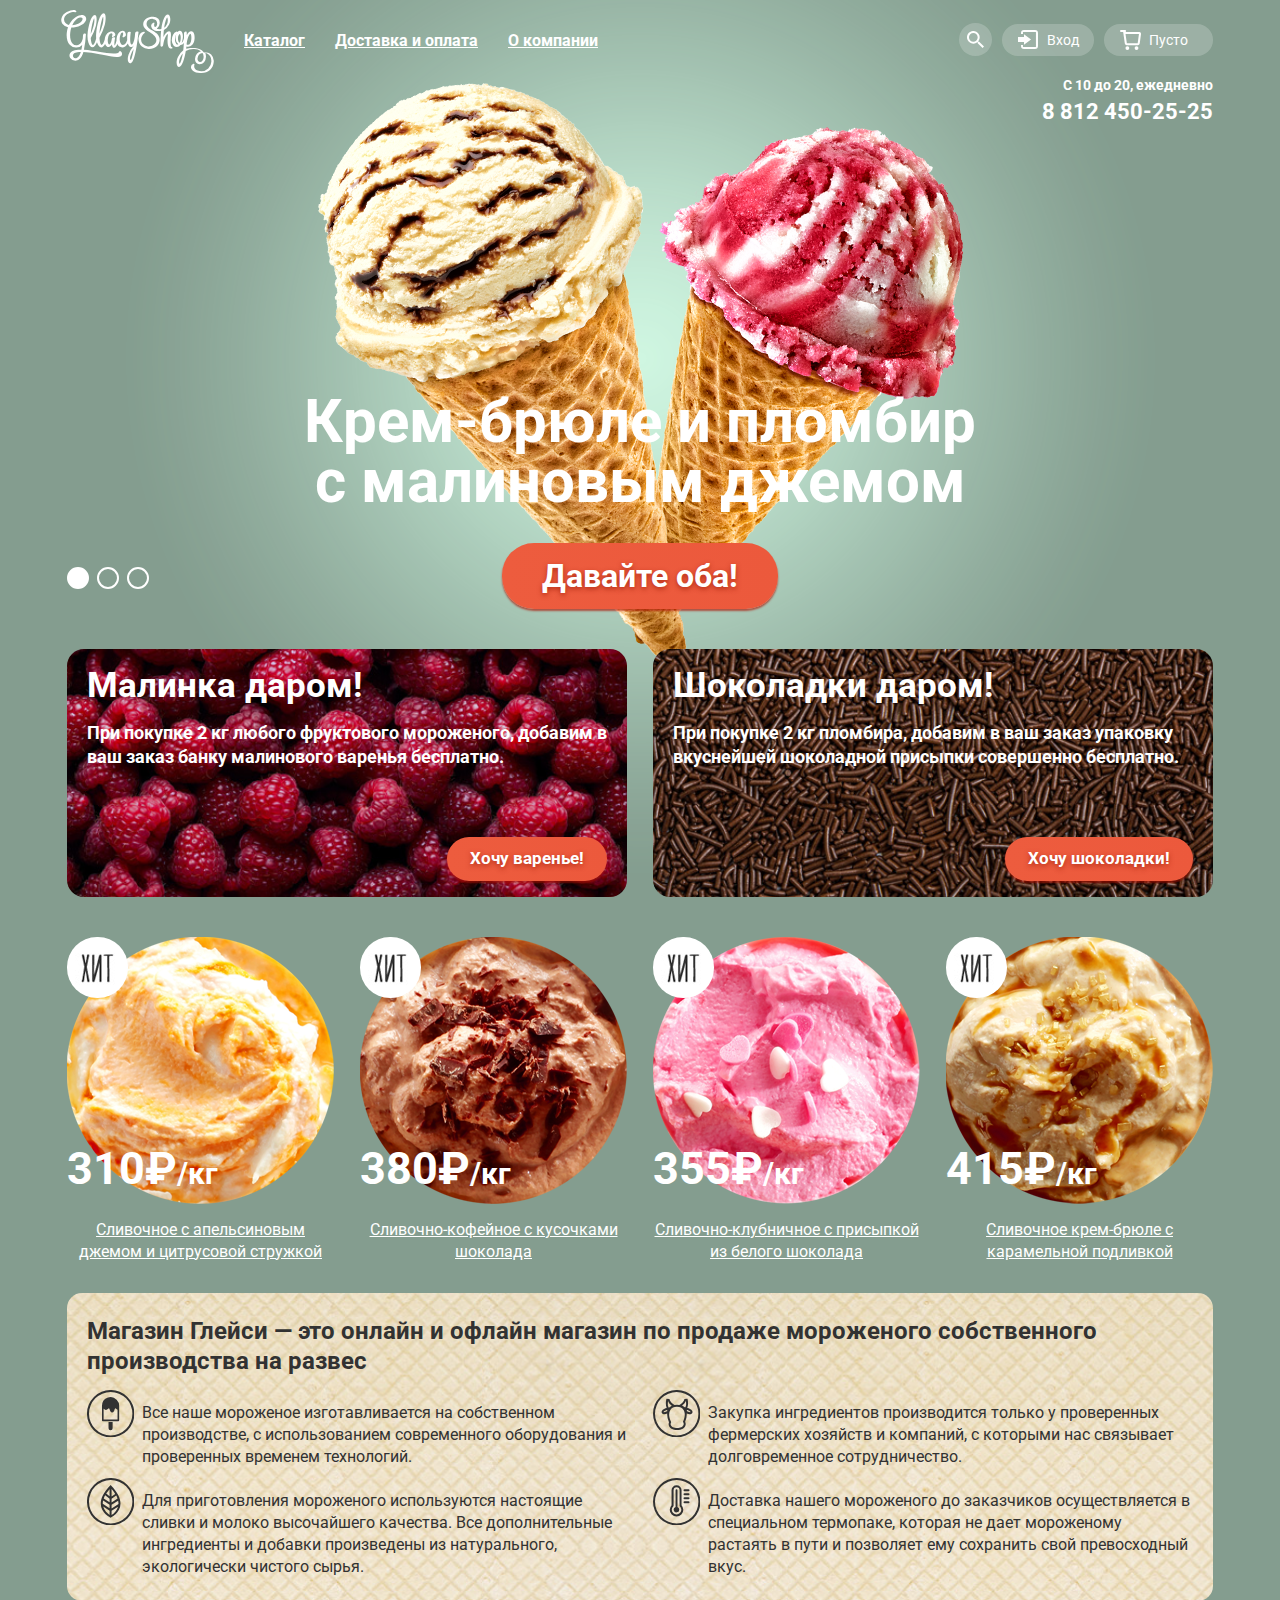
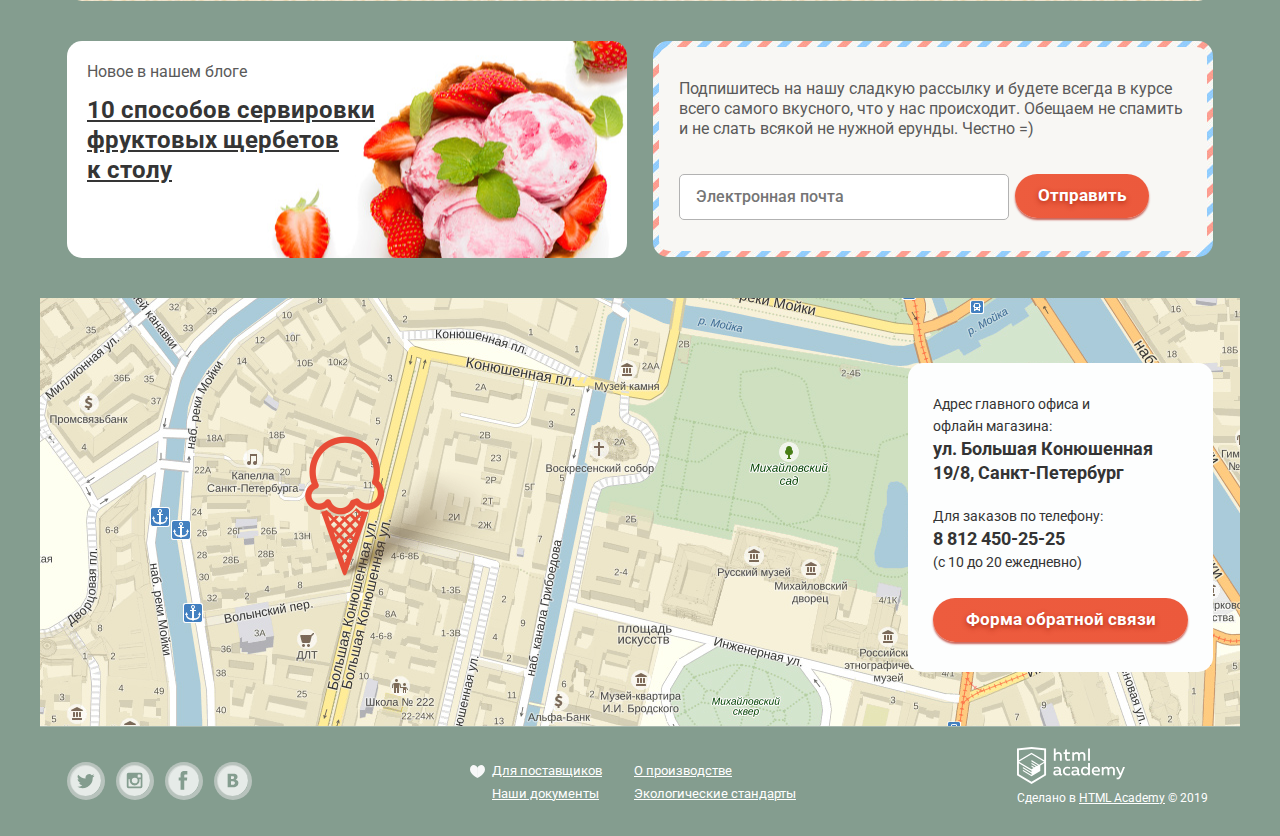
<file: index.html>
<!DOCTYPE html>
<html lang="ru">
  <head>
    <meta charset="utf-8">
    <title>Магазин Глейси</title>
    <link href="https://fonts.googleapis.com/css?family=Roboto:400,500,700&display=swap" rel="stylesheet">
    <link rel="stylesheet" type="text/css" href="css/normalize.css">
    <link rel="stylesheet" type="text/css" href="css/style.min.css">
  </head>
  <body>
    <input class="controls" type="radio" name="point" id="slide1" checked>
    <input class="controls" type="radio" name="point" id="slide2">
    <input class="controls" type="radio" name="point" id="slide3">
    <div class="container">
      <div class="content_wrapper">
        <header class="header clearfix">
          <nav class="navigation clearfix">
            <img class="gllacy_logo" src="img/gllacy-logo.svg" alt="Магазин Глейси" width="153" height="63">
            <ul>
              <li class="navigation_item">
                <a href="#" class="navigation_link">Каталог</a>
                <div class="navigation_popup_wrap">
                  <ul class="navigation_popup">
                    <li><a class="navigation_popup_title" href="#">Новинки</a></li>
                    <li><a class="navigation_popup_link" href="catalog.html">Сливочное</a></li>
                    <li><a class="navigation_popup_link" href="#">Щербеты</a></li>
                    <li><a class="navigation_popup_link" href="#">Фруктовый лед</a></li>
                    <li><a class="navigation_popup_link" href="#">Мелорин</a></li>
                  </ul>
                </div>
              </li>
              <li class="navigation_item"><a class="navigation_link" href="#">Доставка и оплата</a></li>
              <li class="navigation_item"><a class="navigation_link" href="#">О компании</a></li>
            </ul>
          </nav>
          <div class="user_block">
            <div class="user_block_btn user_block_btn_search" href="#">
              <div class="user_block_popup_wrap">
                <form class="search_form_popup" action="index.html" method="get">
                  <input type="text" name="search_query" placeholder="Что ищем?">
                </form>
              </div>
            </div>
            <div class="user_block_btn user_block_btn_login" href="#">
              Вход
              <div class="user_block_popup_wrap">
                <form class="login_form_popup" action="index.html" method="post">
                  <input type="email" name="user_email" placeholder="Электронная почта">
                  <input type="password" name="user_password" placeholder="Пароль">
                  <input type="submit" class="btn" value="Войти">
                  <div class="login_form_links">
                    <a class="login_form_link" href="#">Забыли пароль?</a>
                    <a class="login_form_link" href="#">Новая регистрация</a>
                  </div>
                </form>
              </div>
            </div>
            <div class="user_block_btn user_block_btn_cart inactive" href="#">Пусто</div>
            <p>С 10 до 20, ежедневно<br><span>8 812 450-25-25</span></p>
          </div>
        </header>
        <main class="content">
          <section class="slider">
            <ul class="slider_slides">
              <li class="slide slide1">
                <h2 class="slide_title">Крем-брюле и пломбир с малиновым джемом</h2>
                <a class="btn btn_big" href="#">Давайте оба!</a>
              </li>
              <li class="slide slide2">
                <h2 class="slide_title">Шоколадный пломбир и лимонный сорбет </h2>
                <a class="btn btn_big" href="#">Давайте оба!</a>
              </li>
              <li class="slide slide3">
                <h2 class="slide_title">Пломбир с помадкой и клубничный щербет</h2>
                <a class="btn btn_big" href="#">Давайте оба!</a>
              </li>
            </ul>
            <div class="slider_controls">
              <label class="slider_control_item control_item1" for="slide1"></label>
              <label class="slider_control_item control_item2" for="slide2"></label>
              <label class="slider_control_item control_item3" for="slide3"></label>
            </div>
          </section>
          <section class="banners clearfix">
            <div class="banner rasberry">
              <h3>Малинка даром!</h3>
              <p>При покупке 2 кг любого фруктового мороженого, добавим в ваш заказ банку малинового варенья бесплатно.</p>
              <a class="btn" href="#">Хочу варенье!</a>
            </div>
            <div class="banner chocolate">
              <h3>Шоколадки даром!</h3>
              <p>При покупке 2 кг пломбира, добавим в ваш заказ упаковку вкуснейшей шоколадной присыпки совершенно бесплатно.</p>
              <a class="btn" href="#">Хочу шоколадки!</a>
            </div>
          </section>
          <section class="hit_products clearfix">
            <div class="product">
              <div class="product_prew">
                <div class="product_img_wrap">
                  <img src="img/photo-1.png" width="267" height="267" alt="Сливочное мороженое">
                </div>
                <div class="product_price">
                  <span class="product_price_cost">310₽</span><span class="product_price_amount">/кг</span>
                </div>
              </div>
              <div class="product_desc">
                <a href="#">Сливочное с апельсиновым джемом и цитрусовой стружкой</a>
              </div>
              <div class="product_hover_wrap">
                <a class="btn" href="#">Быстрый просмотр!</a>
              </div>
            </div>
            <div class="product">
              <div class="product_prew">
                <div class="product_img_wrap">
                  <img src="img/photo-2.png" width="267" height="267" alt="Сливочное мороженое">
                </div>
                <div class="product_price">
                  <span class="product_price_cost">380₽</span><span class="product_price_amount">/кг</span>
                </div>
              </div>
              <div class="product_desc">
                <a href="#">Сливочно-кофейное с кусочками шоколада</a>
              </div>
              <div class="product_hover_wrap">
                <a class="btn" href="#">Быстрый просмотр!</a>
              </div>
            </div>
            <div class="product">
              <div class="product_prew">
                <div class="product_img_wrap">
                  <img src="img/photo-3.png" width="267" height="267" alt="Сливочное мороженое">
                </div>
                <div class="product_price">
                  <span class="product_price_cost">355₽</span><span class="product_price_amount">/кг</span>
                </div>
              </div>
              <div class="product_desc">
                <a href="#">Сливочно-клубничное с присыпкой из белого шоколада</a>
              </div>
              <div class="product_hover_wrap">
                <a class="btn" href="#">Быстрый просмотр!</a>
              </div>
            </div>
            <div class="product">
              <div class="product_prew">
                <div class="product_img_wrap">
                  <img src="img/photo-4.png" width="267" height="267" alt="Сливочное мороженое">
                </div>
                <div class="product_price">
                  <span class="product_price_cost">415₽</span><span class="product_price_amount">/кг</span>
                </div>
              </div>
              <div class="product_desc">
                <a href="#">Сливочное крем-брюле с карамельной подливкой</a>
              </div>
              <div class="product_hover_wrap">
                <a class="btn" href="#">Быстрый просмотр!</a>
              </div>
            </div>
          </section>
          <section class="about_shop clearfix">
            <h2>Магазин Глейси  — это онлайн и офлайн магазин по продаже мороженого
              собственного производства на развес</h2>
            <div class="about_shop_items">
              <p class="about_shop_ice_cream">Все наше мороженое изготавливается на собственном производстве, с
                использованием современного оборудования и проверенных временем технологий.</p>
              <p class="about_shop_sheet">Для приготовления мороженого используются настоящие сливки и молоко
                высочайшего качества. Все дополнительные ингредиенты и добавки произведены из
                натурального, экологически чистого сырья. </p>
            </div>
            <div class="about_shop_items">
              <p class="about_shop_cow">Закупка ингредиентов  производится только у проверенных фермерских
                хозяйств и компаний, с которыми нас связывает долговременное сотрудничество.</p>
              <p class="about_shop_grad">
              Доставка нашего мороженого до заказчиков осуществляется в специальном
              термопаке, которая не дает мороженому растаять в пути и позволяет ему
              сохранить свой превосходный вкус.</p>
            </div>
          </section>
          <section class="widgets clearfix">
            <div class="widget widget_blog">
              <span>Новое в нашем блоге</span>
              <h3><a href="#">10 способов сервировки<br>фруктовых щербетов<br>к столу</a></h3>
            </div>
            <div class="widget widget_email">
              <div class="widget_email_inner">
                <p>Подпишитесь на нашу сладкую рассылку и будете всегда в курсе всего
                  самого вкусного, что у нас происходит. Обещаем не спамить и не слать
                  всякой не нужной ерунды. Честно =) </p>
                <form class="" action="index.html" method="post">
                  <div class="input_wrap">
                    <input id="email_sub" type="email" name="email" value="" placeholder="Электронная почта">
                    <label for="email_sub">Электронная почта</label>
                  </div>
                  <button class="btn" type="submit" name="button">Отправить</button>
                </form>
              </div>
            </div>
          </section>
          <section class="location_map">
            <div class="location_map_icon">
              <img src="img/location-icon.png" width="218" height="142" alt="">
            </div>
            <div class="location_map_address">
              <p>Адрес главного офиса и<br>офлайн магазина:<br><strong>ул. Большая Конюшенная 19/8, Санкт-Петербург</strong><br></p>
              <p>Для заказов по телефону:<br><strong>8 812 450-25-25</strong><br>(с 10 до 20 ежедневно)</p>
              <button class="feedback_btn btn" type="button">Форма обратной связи</button>
            </div>
          </section>
        </main>
        <footer class="footer clearfix">
          <section class="footer_social">
            <a class="footer_social_btn twitter" href="#">твиттер</a>
            <a class="footer_social_btn insta" href="#">инста</a>
            <a class="footer_social_btn fb" href="#">фейсбук</a>
            <a class="footer_social_btn vk" href="#">вк</a>
          </section>
          <section class="footer_links clearfix">
            <ul>
              <li class="active"><a href="#">Для поставщиков</a></li>
              <li><a href="#">Наши документы</a></li>
            </ul>
            <ul>
              <li><a href="#">О производстве</a></li>
              <li><a href="#">Экологические стандарты</a></li>
            </ul>
          </section>
          <section class="footer_copyright">
            <a href="#"><img src="img/htmlacademy-logo.svg" width="108" height="37" alt="Html Academy"></a>
            <p>Сделано в <a href="#">HTML Academy</a> © 2019</p>
          </section>
        </footer>
      </div>
    </div>
    <div class="feedback_popup">
      <button class="popup_close" type="button" name="button"></button>
      <h3>Мы  обязательно вам ответим!</h3>
      <form class="feedback_form" action="index.html" method="post">
        <div class="input_wrap">
          <input id="user_name" type="text" name="name" placeholder="Как вас зовут?">
          <label for="user_name">Как вас зовут?</label>
        </div>
        <div class="input_wrap">
          <input id="user_email" type="email" name="email" placeholder="Ваша почта для ответа?">
          <label for="user_email">Ваша почта для ответа?</label>
        </div>
        <div class="input_wrap">
          <textarea id="user_mess" name="message" placeholder="Напишите что-нибудь..."></textarea>
          <label for="user_mess">Напишите что-нибудь...</label>
        </div>
        <button class="btn" type="submit">Отправить</button>
      </form>
    </div>
    <div class="popup_overlay"></div>
    <script src="js/popup.min.js"></script>
  </body>
</html>
</file>
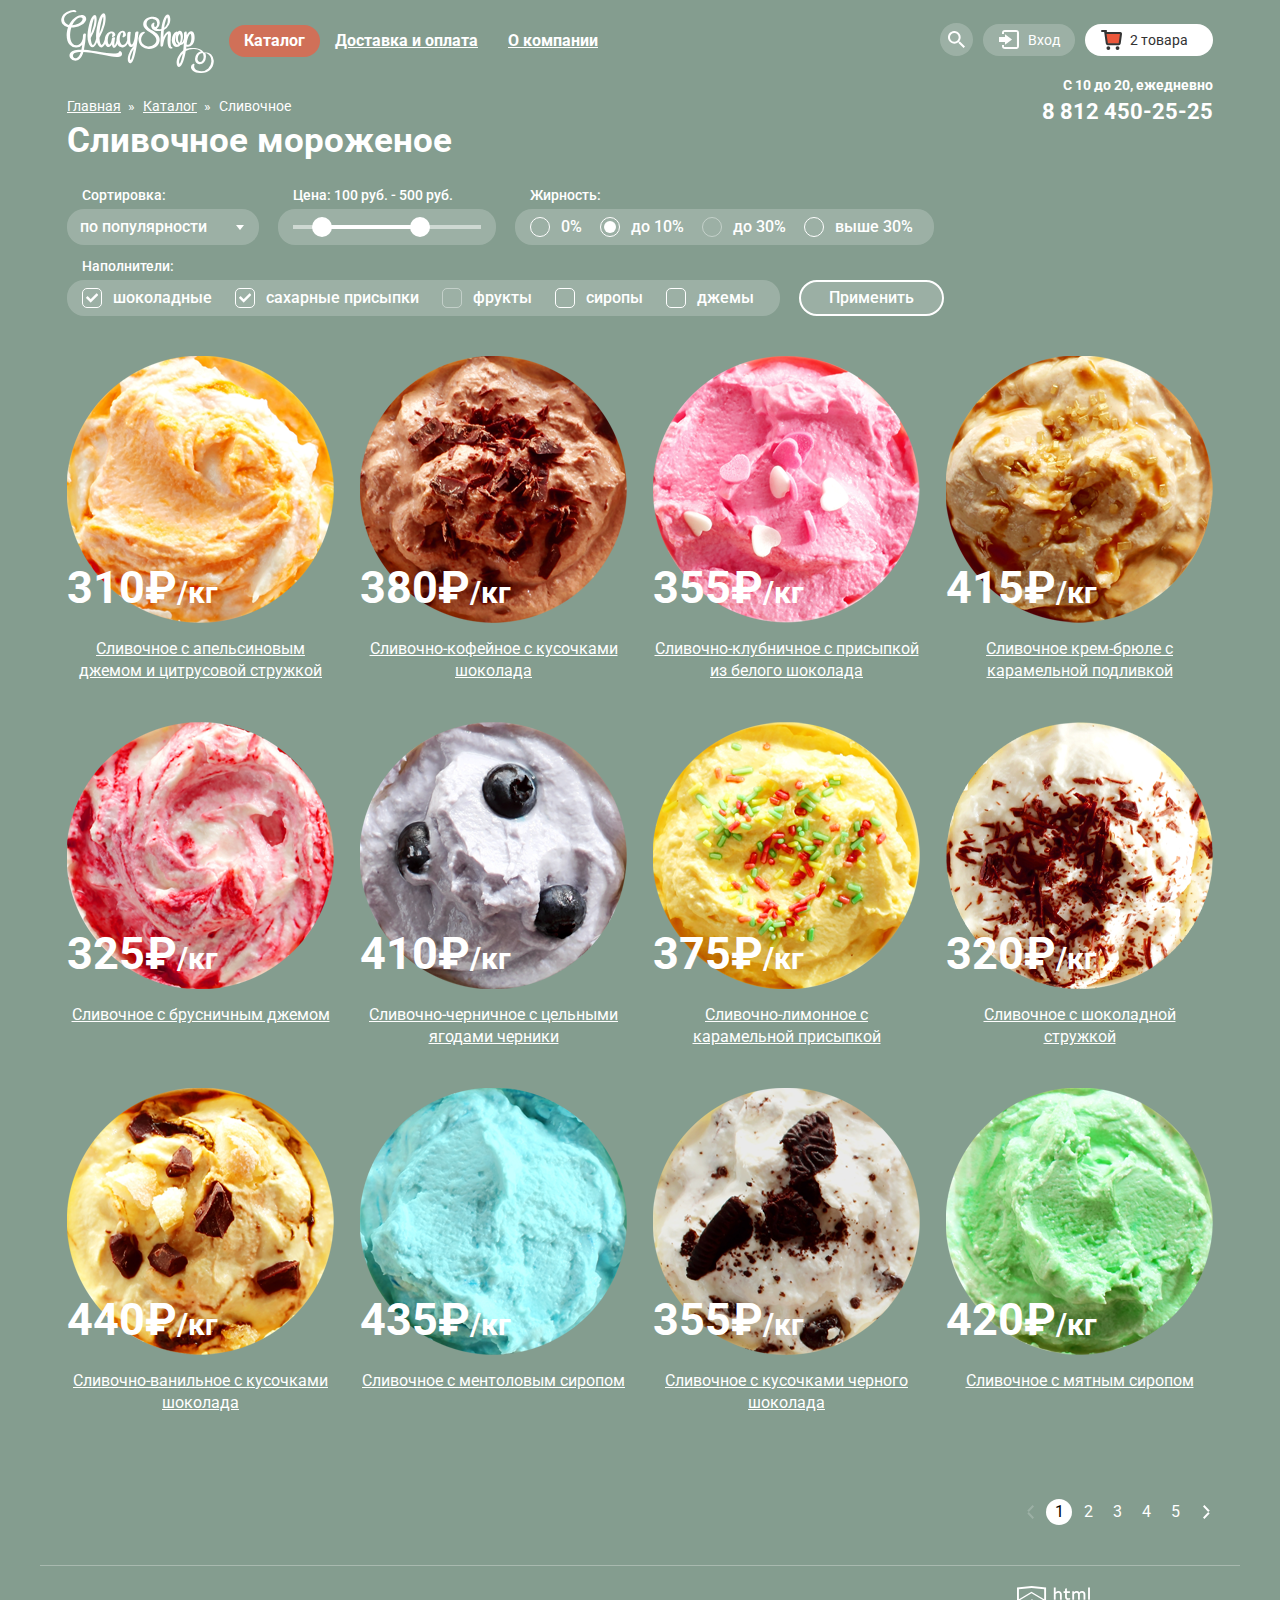
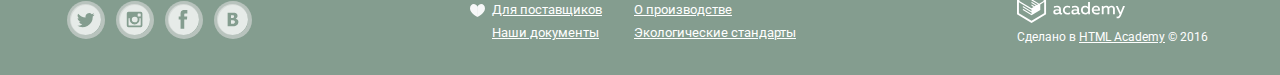
<file: catalog.html>
<!DOCTYPE html>
<html lang="ru">
  <head>
    <meta charset="utf-8">
    <title>Магазин Глейси</title>
    <link href="https://fonts.googleapis.com/css?family=Roboto:400,500,700&display=swap" rel="stylesheet">
    <link rel="stylesheet" type="text/css" href="css/normalize.css">
    <link rel="stylesheet" type="text/css" href="css/style.min.css">
  </head>
  <body>
    <div class="inner_container">
      <div class="content_wrapper">
        <header class="header clearfix">
          <nav class="navigation clearfix">
            <a href="index.html"><img class="gllacy_logo" src="img/gllacy-logo.svg" alt="Магазин Глейси" width="153" height="63"></a>
            <ul>
              <li class="navigation_item navigation_item_active">
                <a href="#" class="navigation_link">Каталог</a>
                <div class="navigation_popup_wrap">
                  <ul class="navigation_popup">
                    <li><a class="navigation_popup_title" href="#">Новинки</a></li>
                    <li><a class="navigation_popup_link navigation_popup_active" href="#">Сливочное</a></li>
                    <li><a class="navigation_popup_link" href="#">Щербеты</a></li>
                    <li><a class="navigation_popup_link" href="#">Фруктовый лед</a></li>
                    <li><a class="navigation_popup_link" href="#">Мелорин</a></li>
                  </ul>
                </div>
              </li>
              <li class="navigation_item"><a class="navigation_link" href="#">Доставка и оплата</a></li>
              <li class="navigation_item"><a class="navigation_link" href="#">О компании</a></li>
            </ul>
          </nav>
          <div class="user_block">
            <div class="user_block_btn user_block_btn_search" href="#">
              <div class="user_block_popup_wrap">
                <form class="search_form_popup" action="index.html" method="get">
                  <input type="text" name="search_query" placeholder="Что ищем?">
                </form>
              </div>
            </div>
            <div class="user_block_btn user_block_btn_login" href="#">
              Вход
              <div class="user_block_popup_wrap">
                <form class="login_form_popup" action="index.html" method="post">
                  <input type="email" name="user_email" placeholder="Электронная почта">
                  <input type="password" name="user_password" placeholder="Пароль">
                  <input type="submit" class="btn" value="Войти">
                  <div class="login_form_links">
                    <a class="login_form_link" href="#">Забыли пароль?</a>
                    <a class="login_form_link" href="#">Новая регистрация</a>
                  </div>
                </form>
              </div>
            </div>
            <div class="user_block_btn user_block_btn_cart basket_full" href="#">
              2 товара
              <div class="user_block_popup_wrap">
                <div class="cart_color_wrap">
                  <table class="cart_popup">
                    <tbody>
                      <tr class="cart_item">
                        <td class="item_control"><button class="remove_product" type="button" name="remove_product"></button></td>
                        <td class="item_preview"><img width="33" height="33" src="img/cart-orange-plombir.png" alt="Пломбир с апельсиновым джемом"></td>
                        <td class="item_name">Пломбир с апельсиновым джемом</td>
                        <td class="item_amount_price"><span class="item_amount">1,5 кг </span><span class="item_price">x 200 руб.</span></td>
                        <td class="item_sum">300 руб.</td>
                      </tr>
                      <tr class="cart_item">
                        <td class="item_control"><button class="remove_product" type="button" name="remove_product"></button></td>
                        <td class="item_preview"><img width="33" height="33" src="img\cart-strawberry-plombir.png" alt="Клубничный пломбир с присыпкой из белого шоколада"></td>
                        <td class="item_name">Клубничный пломбир с присыпкой из белого шоколада</td>
                        <td class="item_amount_price"><span class="item_amount">1,5 кг </span><span class="item_price">x 300 руб.</span></td>
                        <td class="item_sum">450 руб.</td>
                      </tr>
                    </tbody>
                    <tfoot>
                      <tr>
                        <td class="cart_total_sum" colspan="5">Итого: <span class="total_sum">750 руб.</span></td>
                      </tr>
                      <tr>
                        <td colspan="5"><button class="btn" type="button" name="send_order">Оформить заказ</button></td>
                      </tr>
                    </tfoot>
                 </table>
                </div>
              </div>
            </div>
            <p>С 10 до 20, ежедневно<br><span>8 812 450-25-25</span></p>
          </div>
        </header>
        <main class="content">
          <div class="page_title">
            <ul class="breadcrumbs">
              <li><a href="index.html">Главная</a></li>
              <li><a href="#">Каталог</a></li>
              <li class="current">Сливочное</li>
            </ul>
            <h1>Сливочное мороженое</h1>
          </div>
          <div class="page_content">
            <section class="catalog_filters">
              <form class="filter_form" action="catalog.html" method="post">
                <fieldset class="filter_form_item">
                  <legend class="filter_form_title">Сортировка: </legend>
                  <select class="filter_form_sort" name="sort">
                    <option value="pop">по популярности</option>
                    <option value="expensive">сначала недорогие</option>
                    <option value="cheap">сначала дорогие</option>
                    <option value="fatcontent">по жирности</option>
                  </select>
                  <span class="filter_form_sort-icon"></span>
                </fieldset>
                <fieldset class="filter_form_item">
                  <legend class="filter_form_title">Цена: <span class="filter_form_price-label"><output name="lower_cost">100 руб.</output> - <output name="upper_cost">500 руб.</output></span></legend>
                  <div class="filter_form_price">
                    <input type="text" name="min_price" value="100" pattern="[0-9]*">
                    <input type="text" name="max_price" value="500" pattern="[0-9]*">
                    <div class="filter_form_price_control">
                      <div class="filter_form_range_scale">
                        <div class="filter_form_range_bar"></div>
                      </div>
                      <div class="filter_form_range_toggle  filter_form_range_toggle-min"></div>
                      <div class="filter_form_range_toggle  filter_form_range_toggle-max"></div>
                    </div>
                </div>
                </fieldset>
                <fieldset class="filter_form_item">
                  <legend class="filter_form_title">Жирность:</legend>
                  <ul class="filter_form_fatcontent">
                    <li class="filter_form_fatcontent_item">
                      <label class="filter_form_radio-control">
                        <input type="radio" name="fatcontent" value="0">
                        <span class="filter_form_radio-icon"></span>
                        <span class="filter_form_radio-label">0%</span>
                      </label>
                    </li>
                    <li class="filter_form_fatcontent_item">
                      <label class="filter_form_radio-control">
                        <input type="radio" name="fatcontent" value="up_to_10" checked>
                        <span class="filter_form_radio-icon"></span>
                        <span class="filter_form_radio-label">до 10%</span>
                      </label>
                    </li>
                    <li class="filter_form_fatcontent_item">
                      <label class="filter_form_radio-control">
                        <input type="radio" name="fatcontent" value="up_to_30" disabled>
                        <span class="filter_form_radio-icon"></span>
                        <span class="filter_form_radio-label">до 30%</span>
                      </label>
                    </li>
                    <li class="filter_form_fatcontent_item">
                      <label class="filter_form_radio-control">
                        <input type="radio" name="fatcontent" value="above_30">
                        <span class="filter_form_radio-icon"></span>
                        <span class="filter_form_radio-label">выше 30%</span>
                      </label>
                    </li>
                  </ul>
                </fieldset>
                <fieldset class="filter_form_item">
                  <legend class="filter_form_title">Наполнители:</legend>
                  <ul class="filter_form_fillers">
                    <li class="filter_form_fillers_item">
                      <label class="filter_form_checkbox-control">
                        <input type="checkbox" name="chocolate" checked>
                        <span class="filter_form_checkbox-icon"></span>
                        <span class="filter_form_checkbox-label">шоколадные</span>
                      </label>
                    </li>
                    <li class="filter_form_fillers_item">
                      <label class="filter_form_checkbox-control">
                        <input type="checkbox" name="powdered_sugar" checked>
                        <span class="filter_form_checkbox-icon"></span>
                        <span class="filter_form_checkbox-label">сахарные присыпки</span>
                      </label>
                    </li>
                    <li class="filter_form_fillers_item">
                      <label class="filter_form_checkbox-control">
                        <input type="checkbox" name="fruits" disabled>
                        <span class="filter_form_checkbox-icon"></span>
                        <span class="filter_form_checkbox-label">фрукты</span>
                      </label>
                    </li>
                    <li class="filter_form_fillers_item">
                      <label class="filter_form_checkbox-control">
                        <input type="checkbox" name="syrups">
                        <span class="filter_form_checkbox-icon"></span>
                        <span class="filter_form_checkbox-label">сиропы</span>
                      </label>
                    </li>
                    <li class="filter_form_fillers_item">
                      <label class="filter_form_checkbox-control">
                        <input type="checkbox" name="jams">
                        <span class="filter_form_checkbox-icon"></span>
                        <span class="filter_form_checkbox-label">джемы</span>
                      </label>
                    </li>
                  </ul>
                </fieldset>
                <button class="filter_form_btn" type="submit" name="button">Применить</button>
              </form>
            </section>
            <section class="catalog">
              <div class="products clearfix">
                <div class="product">
                  <div class="product_prew">
                    <div class="product_img_wrap">
                      <img src="img/photo-1.png" width="267" height="267" alt="Сливочное мороженое">
                    </div>
                    <div class="product_price">
                      <span class="product_price_cost">310₽</span><span class="product_price_amount">/кг</span>
                    </div>
                  </div>
                  <div class="product_desc">
                    <a href="#">Сливочное с апельсиновым джемом и цитрусовой стружкой</a>
                  </div>
                  <div class="product_hover_wrap">
                    <a class="btn" href="#">Быстрый просмотр!</a>
                  </div>
                </div>
                <div class="product">
                  <div class="product_prew">
                    <div class="product_img_wrap">
                      <img src="img/photo-2.png" width="267" height="267" alt="Сливочное мороженое">
                    </div>
                    <div class="product_price">
                      <span class="product_price_cost">380₽</span><span class="product_price_amount">/кг</span>
                    </div>
                  </div>
                  <div class="product_desc">
                    <a href="#">Сливочно-кофейное с кусочками шоколада</a>
                  </div>
                  <div class="product_hover_wrap">
                    <a class="btn" href="#">Быстрый просмотр!</a>
                  </div>
                </div>
                <div class="product">
                  <div class="product_prew">
                    <div class="product_img_wrap">
                      <img src="img/photo-3.png" width="267" height="267" alt="Сливочное мороженое">
                    </div>
                    <div class="product_price">
                      <span class="product_price_cost">355₽</span><span class="product_price_amount">/кг</span>
                    </div>
                  </div>
                  <div class="product_desc">
                    <a href="#">Сливочно-клубничное с присыпкой из белого шоколада</a>
                  </div>
                  <div class="product_hover_wrap">
                    <a class="btn" href="#">Быстрый просмотр!</a>
                  </div>
                </div>
                <div class="product">
                  <div class="product_prew">
                    <div class="product_img_wrap">
                      <img src="img/photo-4.png" width="267" height="267" alt="Сливочное мороженое">
                    </div>
                    <div class="product_price">
                      <span class="product_price_cost">415₽</span><span class="product_price_amount">/кг</span>
                    </div>
                  </div>
                  <div class="product_desc">
                    <a href="#">Сливочное крем-брюле с карамельной подливкой</a>
                  </div>
                  <div class="product_hover_wrap">
                    <a class="btn" href="#">Быстрый просмотр!</a>
                  </div>
                </div>
                <div class="product">
                  <div class="product_prew">
                    <div class="product_img_wrap">
                      <img src="img/photo-5.png" width="267" height="267" alt="Сливочное мороженое">
                    </div>
                    <div class="product_price">
                      <span class="product_price_cost">325₽</span><span class="product_price_amount">/кг</span>
                    </div>
                  </div>
                  <div class="product_desc">
                    <a href="#">Сливочное с брусничным джемом</a>
                  </div>
                  <div class="product_hover_wrap">
                    <a class="btn" href="#">Быстрый просмотр!</a>
                  </div>
                </div>
                <div class="product">
                  <div class="product_prew">
                    <div class="product_img_wrap">
                      <img src="img/photo-6.png" width="267" height="267" alt="Сливочное мороженое">
                    </div>
                    <div class="product_price">
                      <span class="product_price_cost">410₽</span><span class="product_price_amount">/кг</span>
                    </div>
                  </div>
                  <div class="product_desc">
                    <a href="#">Сливочно-черничное с цельными ягодами черники</a>
                  </div>
                  <div class="product_hover_wrap">
                    <a class="btn" href="#">Быстрый просмотр!</a>
                  </div>
                </div>
                <div class="product">
                  <div class="product_prew">
                    <div class="product_img_wrap">
                      <img src="img/photo-7.png" width="267" height="267" alt="Сливочное мороженое">
                    </div>
                    <div class="product_price">
                      <span class="product_price_cost">375₽</span><span class="product_price_amount">/кг</span>
                    </div>
                  </div>
                  <div class="product_desc">
                    <a href="#">Сливочно-лимонное с карамельной присыпкой</a>
                  </div>
                  <div class="product_hover_wrap">
                    <a class="btn" href="#">Быстрый просмотр!</a>
                  </div>
                </div>
                <div class="product">
                  <div class="product_prew">
                    <div class="product_img_wrap">
                      <img src="img/photo-8.png" width="267" height="267" alt="Сливочное мороженое">
                    </div>
                    <div class="product_price">
                      <span class="product_price_cost">320₽</span><span class="product_price_amount">/кг</span>
                    </div>
                  </div>
                  <div class="product_desc">
                    <a href="#">Сливочное с шоколадной стружкой</a>
                  </div>
                  <div class="product_hover_wrap">
                    <a class="btn" href="#">Быстрый просмотр!</a>
                  </div>
                </div>
                <div class="product">
                  <div class="product_prew">
                    <div class="product_img_wrap">
                      <img src="img/photo-9.png" width="267" height="267" alt="Сливочное мороженое">
                    </div>
                    <div class="product_price">
                      <span class="product_price_cost">440₽</span><span class="product_price_amount">/кг</span>
                    </div>
                  </div>
                  <div class="product_desc">
                    <a href="#">Сливочно-ванильное с кусочками шоколада</a>
                  </div>
                  <div class="product_hover_wrap">
                    <a class="btn" href="#">Быстрый просмотр!</a>
                  </div>
                </div>
                <div class="product">
                  <div class="product_prew">
                    <div class="product_img_wrap">
                      <img src="img/photo-10.png" width="267" height="267" alt="Сливочное мороженое">
                    </div>
                    <div class="product_price">
                      <span class="product_price_cost">435₽</span><span class="product_price_amount">/кг</span>
                    </div>
                  </div>
                  <div class="product_desc">
                    <a href="#">Сливочноe с ментоловым сиропом</a>
                  </div>
                  <div class="product_hover_wrap">
                    <a class="btn" href="#">Быстрый просмотр!</a>
                  </div>
                </div>
                <div class="product">
                  <div class="product_prew">
                    <div class="product_img_wrap">
                      <img src="img/photo-11.png" width="267" height="267" alt="Сливочное мороженое">
                    </div>
                    <div class="product_price">
                      <span class="product_price_cost">355₽</span><span class="product_price_amount">/кг</span>
                    </div>
                  </div>
                  <div class="product_desc">
                    <a href="#">Сливочное с кусочками черного шоколада</a>
                  </div>
                  <div class="product_hover_wrap">
                    <a class="btn" href="#">Быстрый просмотр!</a>
                  </div>
                </div>
                <div class="product">
                  <div class="product_prew">
                    <div class="product_img_wrap">
                      <img src="img/photo-12.png" width="267" height="267" alt="Сливочное мороженое">
                    </div>
                    <div class="product_price">
                      <span class="product_price_cost">420₽</span><span class="product_price_amount">/кг</span>
                    </div>
                  </div>
                  <div class="product_desc">
                    <a href="#">Сливочное с мятным сиропом</a>
                  </div>
                  <div class="product_hover_wrap">
                    <a class="btn" href="#">Быстрый просмотр!</a>
                  </div>
                </div>
              </div>
              <div class="page_navigation">
                <a class="page_navigation_arrow page_navigation_prev page_navigation_inactive" href="#"><</a>
                <a class="page_navigation_link page_navigation_link_current" href="#">1</a>
                <a class="page_navigation_link" href="#">2</a>
                <a class="page_navigation_link" href="#">3</a>
                <a class="page_navigation_link" href="#">4</a>
                <a class="page_navigation_link" href="#">5</a>
                <a class="page_navigation_arrow page_navigation_next" href="#">></a>
              </div>
            </section>
          </div>
        </main>
        <footer class="footer clearfix">
          <section class="footer_social">
            <a class="footer_social_btn twitter" href="#">твиттер</a>
            <a class="footer_social_btn insta" href="#">инста</a>
            <a class="footer_social_btn fb" href="#">фейсбук</a>
            <a class="footer_social_btn vk" href="#">вк</a>
          </section>
          <section class="footer_links clearfix">
            <ul>
              <li class="active"><a href="#">Для поставщиков</a></li>
              <li><a href="#">Наши документы</a></li>
            </ul>
            <ul>
              <li><a href="#">О производстве</a></li>
              <li><a href="#">Экологические стандарты</a></li>
            </ul>
          </section>
          <section class="footer_copyright">
            <a href="#"><img src="img/htmlacademy-logo.svg" width="108" height="37" alt="Html Academy"></a>
            <p>Сделано в <a href="#">HTML Academy</a> © 2016</p>
          </section>
        </footer>
      </div>
    </div>
  </body>
</html>
</file>
<file: css/style.min.css>
img{width:100%;height:auto}body{min-width:1200px;font-family:"Roboto","Arial",sans-serif;font-size:16px;line-height:22px;color:#fff}.clearfix::after{content:"";display:table;clear:both}.container{min-width:1200px;background:#849d8f url(../img/ice-cream-1.png) no-repeat 50% 0}.content_wrapper{width:1200px;margin:0 auto}.header{min-height:115px;padding:10px 27px 0}.navigation{width:853px;float:left}.navigation .gllacy_logo{float:left;width:153px;height:63px;margin-left:-6px;margin-right:15px}.navigation > ul{margin:15px 0 0;padding-left:0;font-size:0;list-style:none}.navigation_item{position:relative;display:inline-block;vertical-align:top;font-size:16px;font-weight:700;line-height:22px}.navigation_item:hover{background-color:#fff;border-radius:16px}.navigation_item:hover .navigation_link{color:#000;text-decoration:none}.navigation_link:active{color:#000;background-color:#f7f6f3;border-radius:16px;box-shadow:inset 0 2px 2px #696969;text-decoration:none}.navigation_link{display:block;padding:5px 15px;color:#fff;text-decoration:underline}.navigation_item_active{background-color:#d07058;border-radius:16px}.navigation_item_active .navigation_link{text-decoration:none;cursor:default}.navigation_item:hover .navigation_popup_wrap{visibility:visible}.navigation_popup_wrap{position:absolute;top:100%;left:-7px;padding:5px 0 0;z-index:20;visibility:hidden}.navigation_popup{margin:0;padding:0;min-width:144px;border-radius:4px;background-color:#f8f7f4;box-shadow:0 20px 20px 0 rgba(0,0,0,.4);list-style:none}.navigation_popup li{font-size:14px;line-height:20px;font-weight:400}.navigation_popup_link,.navigation_popup_title{display:block;padding:8px 20px;color:#343434;text-decoration:none}.navigation_popup_title{padding:8px 14px;font-weight:700;margin:0 7px;border-bottom:1px solid rgba(52,52,52,0.2);cursor:default}.navigation_popup_link:not(.navigation_popup_title):not(.navigation_popup_active):hover{background:#fbded7}.navigation_popup_link:not(.navigation_popup_title):not(.navigation_popup_active):active{background-color:#f6b5a5}.navigation_popup_active{background:#d07058;color:#fff;cursor:default}.user_block{width:290px;float:right;text-align:right;font-size:0}.user_block_btn{position:relative;display:inline-block;vertical-align:middle;margin-top:13px;margin-right:10px;font-size:14px;line-height:22px;color:#fff;text-decoration:none}.user_block_btn:not(.inactive){cursor:pointer}.user_block_popup_wrap{position:absolute;top:100%;right:0;padding:5px 0 0;z-index:20;visibility:hidden}.user_block_btn_search{width:33px;height:33px;background:rgba(255,255,255,0.2) url(../img/search-icon.svg) no-repeat center;border-radius:17px}.search_form_popup,.login_form_popup{padding:15px;background-color:#f8f7f4;border-radius:4px;box-shadow:0 20px 20px 0 rgba(0,0,0,.4);cursor:default}.search_form_popup input[type="text"],.login_form_popup input[type="email"],.login_form_popup input[type="password"]{font-size:14px;line-height:20px;min-width:242px}.user_block_btn_search:not(.inactive):hover{background:#fff url(../img/search-black.svg) no-repeat center;color:#323232}.user_block_btn_search:not(.inactive):hover .user_block_popup_wrap{visibility:visible}.user_block_btn_login{padding:5px 15px 5px 45px;background:rgba(255,255,255,0.2) url(../img/login-icon.svg) no-repeat 16px;border-radius:17px}.user_block_btn_login:not(.inactive):hover{background:#fff url(../img/login-black.svg) no-repeat 16px;color:#323232}.user_block_btn_login:not(.inactive):hover .user_block_popup_wrap{visibility:visible}.login_form_popup input[type="email"]{margin-top:5px;margin-bottom:10px}.login_form_popup input[type="password"]{margin-bottom:15px}.login_form_links{display:inline-block;vertical-align:top;margin-left:20px}.login_form_link{display:block;font-size:13px;line-height:22px;text-align:left;text-decoration:underline;color:#333}.user_block_btn_cart{padding:5px 25px 5px 45px;margin-right:0;background:rgba(255,255,255,0.2) url(../img/cart-icon.svg) no-repeat 16px;border-radius:17px}.user_block_btn_cart.basket_full{background:#fff url(../img/cart-black.svg) no-repeat 16px;color:#323232}.user_block_btn_cart:not(.inactive):hover .user_block_popup_wrap{visibility:visible}.cart_color_wrap{padding:15px;background-color:#f8f7f4;border-radius:4px;box-shadow:0 20px 20px 0 rgba(0,0,0,.4);cursor:default}.cart_popup{min-width:540px;border-collapse:collapse}.cart_popup tbody{font-size:13px;line-height:20px;text-align:left;color:#333}.cart_popup tbody tr:last-of-type td{padding-bottom:10px;border-bottom:1px solid #cacac7}.cart_popup .item_control{position:relative;width:11px}.cart_popup .remove_product{position:absolute;top:50%;left:0;width:11px;height:11px;margin-top:-8px;font-size:0;background-color:transparent;border:0;outline:0;cursor:pointer}.cart_popup .remove_product::before,.cart_popup .remove_product::after{content:"";position:absolute;width:12px;height:1px;background-color:#353535}.cart_popup .remove_product::before{transform:rotate(45deg)}.cart_popup .remove_product::after{transform:rotate(-45deg)}.cart_popup .item_preview{padding:5px 15px;min-width:33px}.cart_popup .item_amount_price{padding:5px 15px;min-width:95px}.cart_popup .item_price{color:gray}.cart_popup .item_sum{padding:5px 15px;min-width:50px}.cart_total_sum{padding-top:10px;padding-bottom:10px;font-size:15px;font-weight:900;line-height:24px;color:#333}.user_block p{margin-top:17px;margin-bottom:0;font-size:14px;line-height:24px;font-weight:700}.user_block p span{font-size:22px;line-height:30px}.content{max-width:1200px;margin:0 auto;padding:0}.slider{position:relative;padding:265px 0 40px}.slider_slides{margin:0;padding-left:0;list-style:none}.slide{display:none;text-align:center}.slider h2{display:block;width:685px;margin:0 auto 30px;font-size:60px;font-family:"Roboto","Arial",sans-serif;font-weight:700;line-height:60.35px;text-align:center}.slider_controls{position:absolute;bottom:60px;left:27px;margin:0;padding:0;font-size:0;line-height:0;list-style:none}.slider_control_item{display:inline-block;vertical-align:top;margin-right:8px;width:18px;height:18px;border:2px solid #fff;border-radius:12px;cursor:pointer}.slider_control_item:hover{background-color:rgba(255,255,255,0.4)}input#slide1:checked ~ .container .control_item1,input#slide2:checked ~ .container .control_item2,input#slide3:checked ~ .container .control_item3{background-color:#fff}input#slide1:checked ~ .container .slide1,input#slide2:checked ~ .container .slide2,input#slide3:checked ~ .container .slide3{display:block}#slide2:checked ~ .container{background-color:#8996a6;background-image:url(../img/ice-cream-2.png)}#slide3:checked ~ .container{background-color:#9d8b84;background-image:url(../img/ice-cream-3.png)}.controls{display:none}.btn{display:inline-block;padding:9px 23px 11px;font-weight:700;font-size:17px;line-height:24px;font-family:"Roboto","Arial",sans-serif;color:#fff;text-align:center;vertical-align:top;text-decoration:none;text-shadow:rgba(160,32,11,0.76) 0 2px 5px;background:#ed5c3e;background:linear-gradient(to right,#ed5c3e,#ec593c);box-shadow:0 2px 2px rgba(172,16,0,0.64);border:none;border-radius:22px;outline:none;cursor:pointer}.btn_big{padding:10px 40px;font-size:32px;line-height:46px;border-radius:32px}.btn:hover{background:linear-gradient(to bottom,#f58669 0%,#ec6f5e 100%);box-shadow:0 2px 2px #ac1000}.btn:active{background:linear-gradient(to bottom,#d84732 0%,#e1613e 100%);box-shadow:inset 0 2px 2px #ac1000}.banners,.widgets{padding:0 27px;margin-bottom:40px}.banners .btn{float:right}.banner{float:left;width:520px;padding:16px 20px;margin-right:26px;border-radius:17px;background-repeat:no-repeat;background-size:cover;background-position:center center}.banner:last-child{margin-right:0}.banners .rasberry{background-image:url(../img/rasberry-background.jpg)}.banners .chocolate{background-image:url(../img/chocolate-background.jpg)}.banner h3{margin:0;margin-bottom:14px;padding:0;font-size:35px;line-height:42px;color:#fff}.banner p{margin:0;margin-bottom:50px;padding:0;min-height:66px;font-size:18px;font-weight:700;line-height:24px;color:#fff}.hit_products{padding:0 27px}.product{position:relative;float:left;width:267px;margin-right:26px}.product:nth-child(4n){margin-right:0}.product_prew{position:relative}.hit_products .product_prew::before{content:"";position:absolute;display:block;width:61px;height:61px;background:url(../img/hit.jpg) no-repeat;border-radius:30px}.product_img_wrap img{display:block}.product_price{position:absolute;left:0;top:205px}.product_price_cost{font-size:45px;line-height:54px;font-weight:700}.product_price_amount{font-size:30px;line-height:36px;font-weight:700}.product_desc{position:relative}.product_desc a{display:block;margin-top:15px;margin-bottom:20px;font-size:16px;line-height:22px;text-align:center;text-decoration:underline;color:#fff}.product_desc a:hover{color:#ffbc9e}.product_hover_wrap{display:none;position:absolute;width:100%;height:100%;top:-9px;left:-10px;padding:9px 10px 55px;text-align:center;background:rgba(255,255,255,0.3);border-radius:5px;box-shadow:0 20px 20px rgba(0,0,0,0.4);z-index:10}.product_hover_wrap .btn{position:absolute;bottom:22px;left:16px;right:16px}.product:hover .product_hover_wrap{display:block}.product:hover .product_prew,.product:hover .product_desc{z-index:11}.about_shop{margin:10px 27px 40px;padding:23px 20px;background-image:url(../img/waffle-pattern.jpg);background-repeat:no-repeat;background-size:cover;background-position:center center;border-radius:15px;color:#323232}.about_shop h2{margin:0;margin-bottom:14px;padding:0;font-size:24px;line-height:30px}.about_shop_items{float:left;width:540px;margin-right:26px}.about_shop_items:last-child{margin-right:0}.about_shop_items p{position:relative;margin:0;margin-top:12px;margin-bottom:22px;padding:0;padding-left:55px;font-size:16px;line-height:22px}.about_shop_items p:last-child{margin-bottom:0}.about_shop_items p::before{content:"";position:absolute;width:47px;height:47px;left:0;top:-12px}.about_shop_ice_cream::before{background:url(../img/ice-cream.svg) no-repeat}.about_shop_sheet::before{background:url(../img/sheet.svg) no-repeat}.about_shop_cow::before{background:url(../img/cow.svg) no-repeat}.about_shop_grad::before{background:url(../img/grad.svg) no-repeat}.widget{float:left;width:520px;padding:20px;margin-right:26px;background-repeat:no-repeat;background-size:cover;background-position:center center;border-radius:15px}.widget:first-child{min-height:177px}.widget:last-child{margin-right:0;padding:0;width:560px}.widget_email_inner{margin:6px;padding:32px 20px;min-height:140px;border-radius:10px;background-color:#f8f7f4}.widget_blog{background-image:url(../img/strawberry-background.jpg)}.widget_email{background-image:url(../img/email-pattern.jpg)}.widget_blog span{font-size:16px;line-height:20px;color:#5a5a5a}.widget_blog h3{margin:0;margin-top:12px;padding:0;font-size:24px;line-height:30px;text-decoration:underline;color:#353535}.widget_blog h3 a{font-size:24px;line-height:30px;text-decoration:underline;color:#353535}.widget_blog h3 a:hover{color:#e84d37}.widget_email_inner p{margin:0;margin-bottom:15px;font-size:16px;line-height:20px;color:#5a5a5a}.widget_email_inner .input_wrap{float:left}.widget_email_inner input[type="email"]{padding:10px 16px;margin-right:6px;width:330px;font-size:16px;line-height:24px;border:1px solid #b2b2b2;border-radius:5px}.widget_email_inner .btn{margin-top:20px}.location_map{position:relative;min-height:428px;background-image:url(../img/map.jpg);background-repeat:no-repeat;background-size:cover;background-position:center center}.location_map_icon{position:absolute;width:218px;height:142px;top:138px;left:265px}.location_map_icon img{display:block}.location_map_address{position:absolute;width:255px;padding:30px 25px;top:65px;right:27px;color:#343434;background-color:#fdfefe;border-radius:15px}.location_map_address p{margin:0;margin-bottom:20px;padding:0;font-size:14px;line-height:22px}.location_map_address p strong{font-size:18px;line-height:24px}.location_map_address .btn{box-sizing:border-box;width:100%;margin-top:5px}.footer{padding:20px 27px 30px}.footer_social{width:267px;float:left;margin-top:15px;margin-right:26px;font-size:0}.footer_social_btn{display:inline-block;width:30px;height:30px;margin-right:11px;border:4px solid rgba(225,225,225,0.7);border-radius:20px;opacity:.8}.footer_social_btn:hover{opacity:1}.footer_social_btn:active{box-shadow:inset 0 2px 2px #888}.twitter{background:url(../img/tvitter.svg) no-repeat center}.insta{background:url(../img/inst.svg) no-repeat center}.fb{background:url(../img/fb.svg) no-repeat center}.vk{background:url(../img/vk.svg) no-repeat center}.footer_links{float:left;padding:0 110px;margin-top:15px;margin-right:26px}.footer_links ul{display:block;float:left;margin:0;margin-right:10px;padding-left:0;list-style:none}.footer_links a{color:#fff}.footer_links a:hover{color:#ffbc9e}.footer_links li{padding-left:22px;font-size:13px;line-height:18px;margin-bottom:5px}.footer_links li:last-child{margin-bottom:0}.footer_links .active{position:relative}.footer_links .active::before{content:"";position:absolute;width:15px;height:13px;top:3px;left:0;background:url(../img/hurt.svg) no-repeat}.footer_copyright{width:192px;padding-left:75px;float:left}.footer_copyright > a{display:block;width:108px;height:37px;margin-bottom:6px}.footer_copyright p{margin:0;font-size:12px;line-height:16px}.footer_copyright p a{color:#fff;text-decoration:underline}.footer_copyright p a:hover{color:#ffbc9e}.feedback_popup{display:none;position:fixed;top:200px;left:50%;width:428px;margin-left:-238px;padding:22px 25px;text-align:right;background-color:#f8f7f4;border-radius:10px;z-index:200}.popup_close{position:absolute;top:15px;right:15px;width:17px;height:17px;font-size:0;background-color:transparent;border:0;outline:0;cursor:pointer}.popup_close::before,.popup_close::after{content:"";position:absolute;top:7px;left:0;width:19px;height:2px;background-color:#343434}.popup_close::before{transform:rotate(45deg)}.popup_close::after{transform:rotate(-45deg)}.input_wrap{position:relative;box-sizing:border-box;padding-top:20px;color:#323232}input[type="text"],input[type="email"],input[type="password"],textarea{box-sizing:border-box;padding:10px 16px;font-size:16px;font-family:Roboto,Arial,sans-serif;font-weight:500;line-height:24px;color:#656565;border:1px solid rgba(178,178,178,0.52);border-radius:5px;background-color:#fff;outline:none}.feedback_form input[type="text"],.feedback_form input[type="email"]{display:block;width:267px}.feedback_form textarea{margin-bottom:25px;min-width:100%;min-height:135px;resize:none}input[type="text"]:hover,input[type="email"]:hover,input[type="password"]:hover,textarea:hover{padding:9px 15px;border:2px solid rgba(154,154,154,0.52)}input[type="text"]:focus,input[type="email"]:focus,input[type="password"]:focus,textarea:focus{padding:9px 15px;border:2px solid #8fbdec}input:focus::-webkit-input-placeholder,textarea:focus::-webkit-input-placeholder{color:transparent}input:focus:-moz-placeholder,textarea:focus:-moz-placeholder{color:transparent}input:focus::-moz-placeholder,textarea:focus::-moz-placeholder{color:transparent}input:focus:-ms-input-placeholder,textarea:focus:-ms-input-placeholder{color:transparent}.feedback_form label,.widget_email_inner label{display:none;position:absolute;box-sizing:border-box;padding:0 15px;top:0;left:0;height:20px;font-family:Roboto,Arial,sans-serif;font-size:11px;line-height:20px;font-style:normal;font-weight:400;color:#999}.feedback_form input:focus + label,.feedback_form textarea:focus + label,.widget_email_inner input:focus + label{display:block;color:#8fbdec}.feedback_popup h3{margin:0;padding:0;font-size:24px;font-weight:700;line-height:24px;text-align:left;color:#343434}.popup_show{display:block}@keyframes shake{0%,100%{transform:translateX(0)}10%,30%,50%,70%,90%{transform:translateX(-10px)}20%,40%,60%,80%{transform:translateX(10px)}}.popup_error{animation:shake .6s}.popup_overlay{display:none;position:fixed;top:0;left:0;z-index:100;width:100%;height:100%;background:rgba(52,52,52,0.3)}.overlay_show{display:block}.inner_container{min-width:1200px;background:#849d8f}.page_content{padding:0 27px}.page_title{margin-top:-32px;padding:0 27px}.page_title h1{margin:0;padding:0;font-size:35px;font-weight:700;line-height:37px}.breadcrumbs{margin:0;padding:0;font-size:0;list-style:none}.breadcrumbs li{position:relative;display:inline;padding-right:22px;font-size:14px;line-height:22px;color:#fff}.breadcrumbs li::after{content:"»";position:absolute;right:8px}.breadcrumbs .current::after{display:none}.breadcrumbs li a{color:#fff;text-decoration:underline}.breadcrumbs li a:hover{color:#ffbc9e;text-decoration:underline}.page_content .catalog_filters{margin-top:15px;margin-bottom:40px;max-width:890px}.filter_form_item{display:inline-block;position:relative;vertical-align:top;margin:35px 15px 0 0;padding:0;font-size:16px;line-height:18px;font-weight:500;color:#fff;background-color:rgba(255,255,255,0.2);border-radius:17px;border:none}.filter_form_title{position:absolute;top:-22px;left:0;padding:0 15px;font-size:14px;line-height:16px;font-weight:500}.filter_form_sort{display:block;position:relative;margin:0;padding:0 25px 0 13px;width:192px;height:36px;font-size:16px;line-height:18px;font-weight:500;color:#fff;border:none;border-radius:17px;outline:none;background:0 0;cursor:pointer;overflow:hidden;-webkit-appearance:none;-moz-appearance:none}.filter_form_sort:hover{background-color:#fff;color:#000}.filter_form_sort:hover + .filter_form_sort-icon{background:url(../img/sort-icon-b.svg) no-repeat}.filter_form_sort-icon{position:absolute;display:block;width:8px;height:5px;top:50%;right:15px;margin-top:-2px;background:url(../img/sort-icon.svg) no-repeat}.filter_form_fatcontent,.filter_form_fillers{margin:0;padding:0 9px;font-size:0;text-align:left;list-style:none}.filter_form_fatcontent_item,.filter_form_fillers_item{display:inline-block;vertical-align:top;font-size:16px;line-height:18px;font-weight:500;color:#fff}.filter_form_radio-control,.filter_form_checkbox-control{display:block;position:relative;padding:9px 12px 9px 37px;cursor:pointer}.filter_form_checkbox-control{padding:9px 17px 9px 37px}.filter_form_radio-control:hover input[type=radio]:not(:disabled) + .filter_form_radio-icon,.filter_form_checkbox-control:hover input[type=checkbox]:not(:disabled) + .filter_form_checkbox-icon{border:2px solid #fff}.filter_form input[type=checkbox],.filter_form input[type=radio]{display:none}.filter_form input[type=checkbox]:disabled + .filter_form_checkbox-icon,.filter_form input[type=radio]:disabled + .filter_form_radio-icon{opacity:.4}.filter_form_radio-icon{position:absolute;display:block;width:20px;height:20px;box-sizing:border-box;top:50%;margin-top:-10px;left:6px;border:1px solid #fff;border-radius:18px}.filter_form_radio-icon::before{content:"";position:absolute;display:none;top:50%;left:50%;margin-top:-6px;margin-left:-6px;width:12px;height:12px;border-radius:7px;background-color:#fff}.filter_form input[type=checkbox]:checked + .filter_form_checkbox-icon::before,.filter_form input[type=radio]:checked + .filter_form_radio-icon::before{display:block}.filter_form_checkbox-icon{position:absolute;display:block;width:20px;height:20px;box-sizing:border-box;top:50%;margin-top:-10px;left:6px;border:1px solid #fff;border-radius:5px}.filter_form_checkbox-icon::before{content:"";position:absolute;display:none;top:50%;left:50%;margin-top:-6px;margin-left:-6px;width:12px;height:12px;background-image:url(../img/checkbox-icon.png)}.filter_form_btn{display:inline-block;vertical-align:top;padding:7px 28px;margin-top:35px;height:36px;font-weight:500;font-size:16px;line-height:18px;text-align:center;text-transform:none;text-decoration:none;white-space:normal;background-color:rgba(255,255,255,.19);color:#fff;box-shadow:none;border:2px solid #fff;border-radius:18px;cursor:pointer;outline:none}.filter_form_btn:hover{background-color:#fff;color:#000}.filter_form_btn:active{padding:9px 30px;border:none;background-color:#ededed;box-shadow:inset 0 2px 2px #696969;color:#000}.filter_form_price input[type="text"]{display:none}.filter_form_price_control{position:relative;width:188px;padding:0 15px;height:36px}.filter_form_range_scale,.filter_form_range_bar{position:absolute;top:50%;height:4px;margin-top:-2px}.filter_form_range_scale{background-color:rgba(255,255,255,.5);width:188px}.filter_form_range_bar{left:22px;width:107px;background-color:#fff}.filter_form_range_toggle{position:absolute;width:20px;height:20px;top:50%;margin-top:-10px;border-radius:12px;background-color:#fff;cursor:pointer}.filter_form_range_toggle:hover{width:22px;height:22px;margin-top:-11px;margin-left:-1px}.filter_form_range_toggle-min{left:34px}.filter_form_range_toggle-max{left:132px}.catalog{text-align:right}.page_content .products{margin-bottom:40px}.page_content .product{margin-bottom:20px}.page_navigation{display:inline-block;margin-bottom:40px;font-size:0}.page_navigation_link{display:inline-block;vertical-align:top;min-width:18px;height:18px;padding:4px;margin-right:3px;font-size:16px;line-height:18px;border-radius:19px;color:#fff;text-decoration:none;text-align:center}.page_navigation_link:hover{background-color:rgba(255,255,255,0.2)}.page_navigation_link_current{background-color:#fff;color:#000}.page_navigation_link_current:hover{background-color:#fff}.page_navigation_arrow{position:relative;vertical-align:top;display:inline-block;padding:4px 4px 0 0;margin:0;min-width:18px;height:18px;font-size:16px;line-height:18px;color:transparent}.page_navigation_prev::before,.page_navigation_next::before{content:'';position:absolute;top:6px;width:10px;height:14px}.page_navigation_next::before{background:url(../img/page-nav-arrow.svg) no-repeat;right:0}.page_navigation_prev::before{background:url(../img/page-nav-arrow.svg) no-repeat;transform:rotate(180deg);left:0}.page_navigation_inactive{opacity:.2;cursor:default}.footer{border-top:1px solid rgba(253,253,253,0.3)}
</file>
